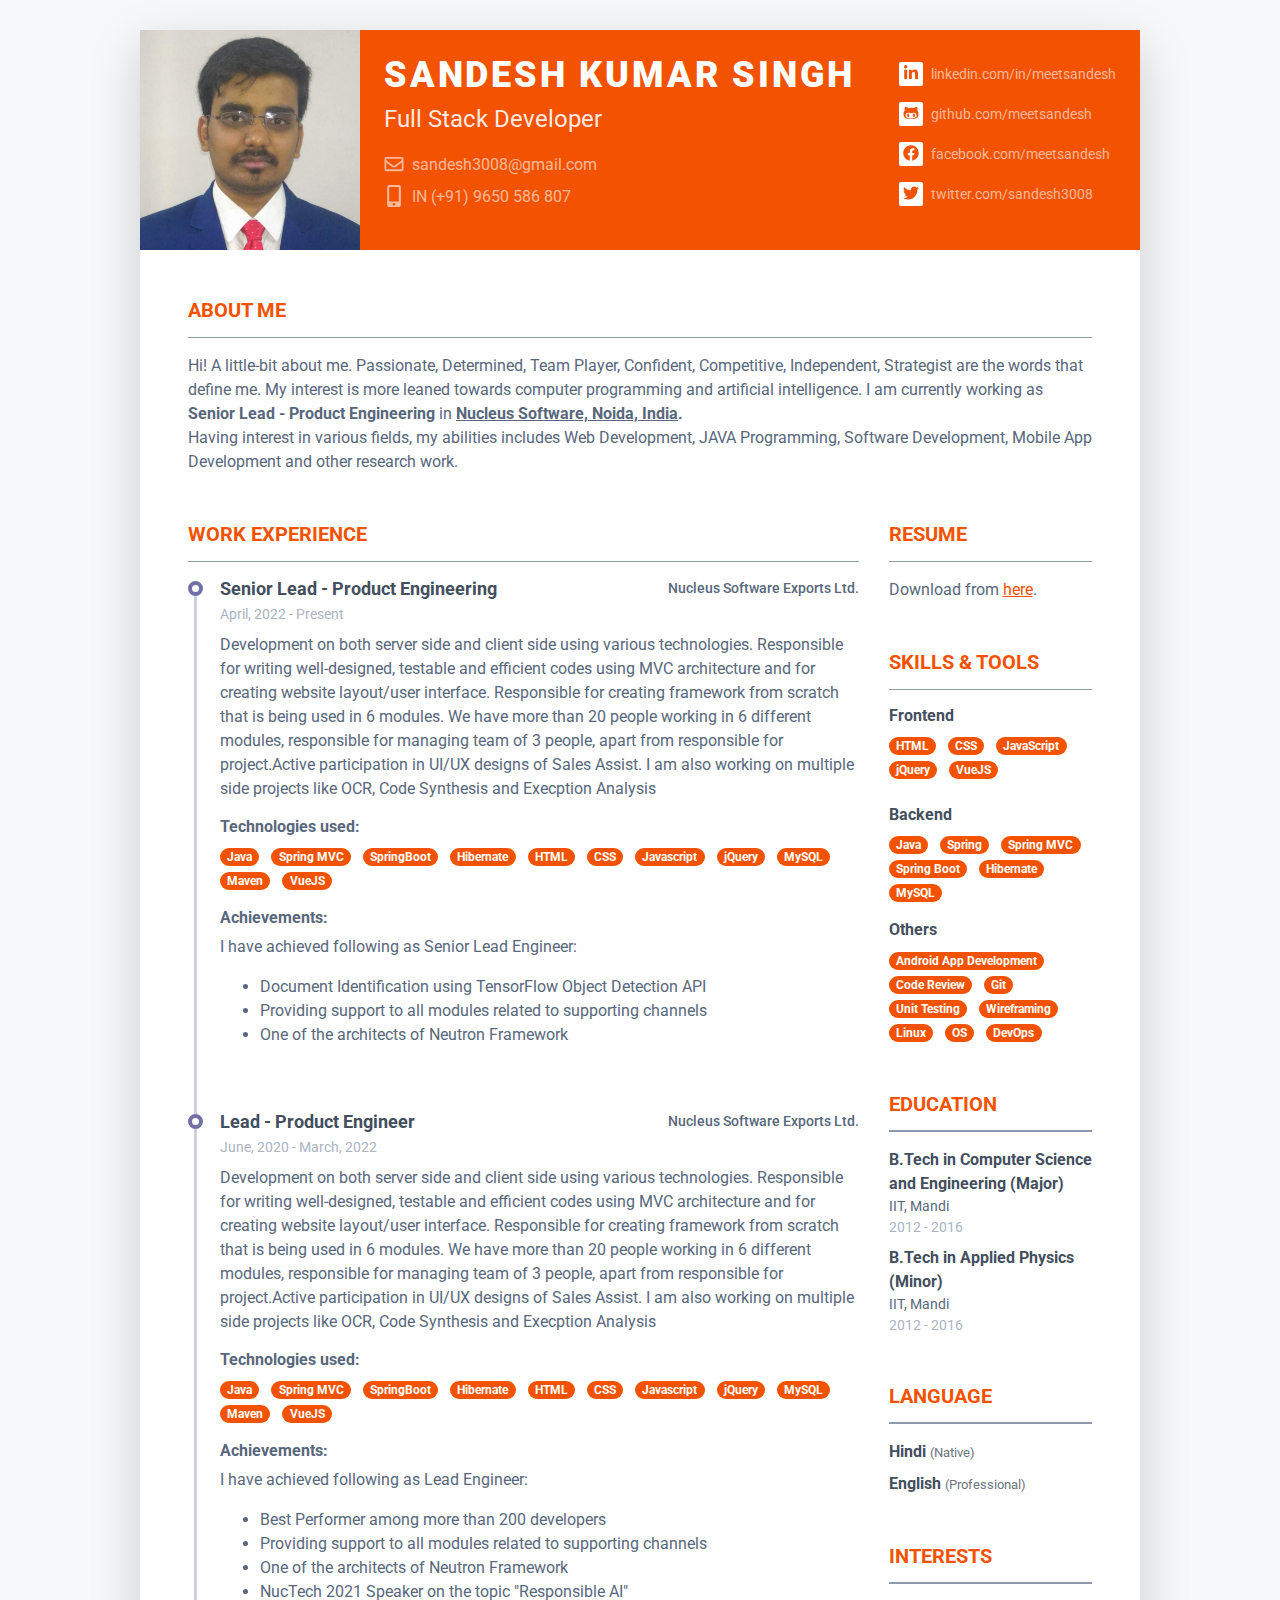
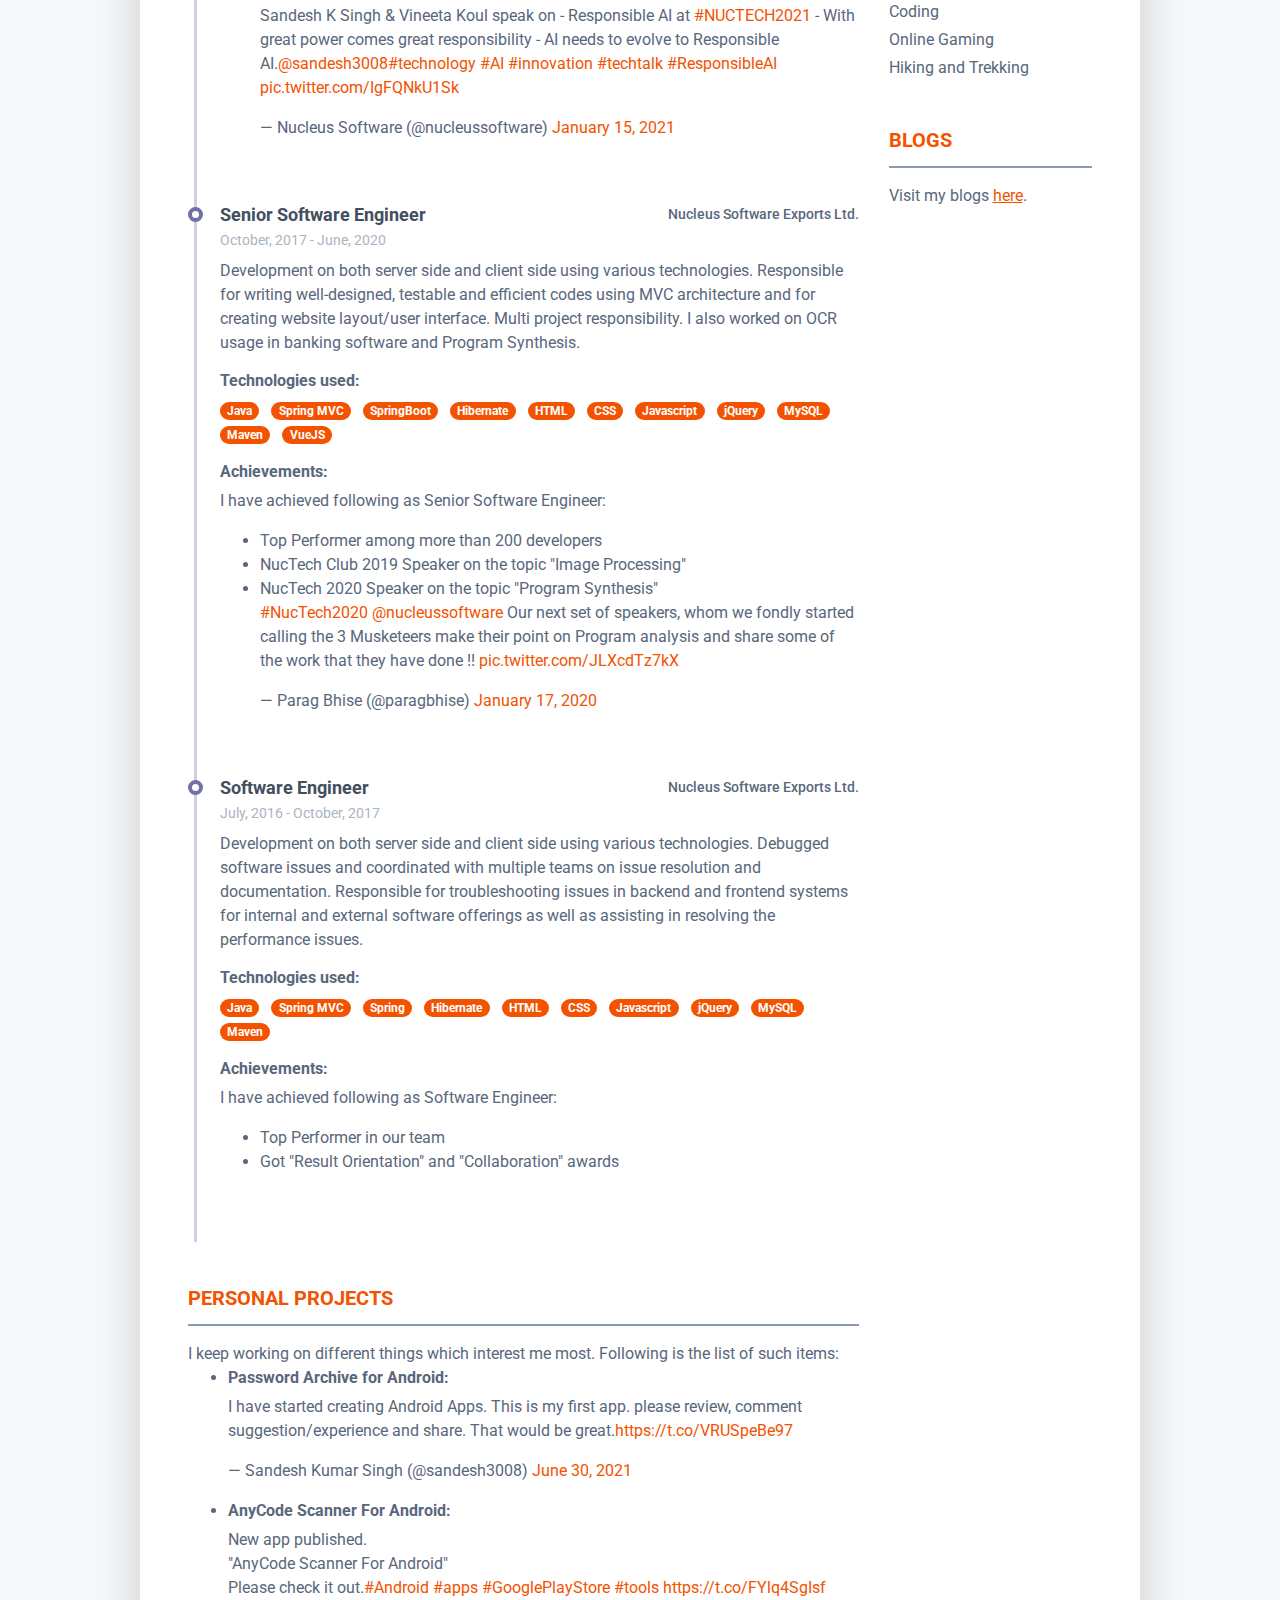
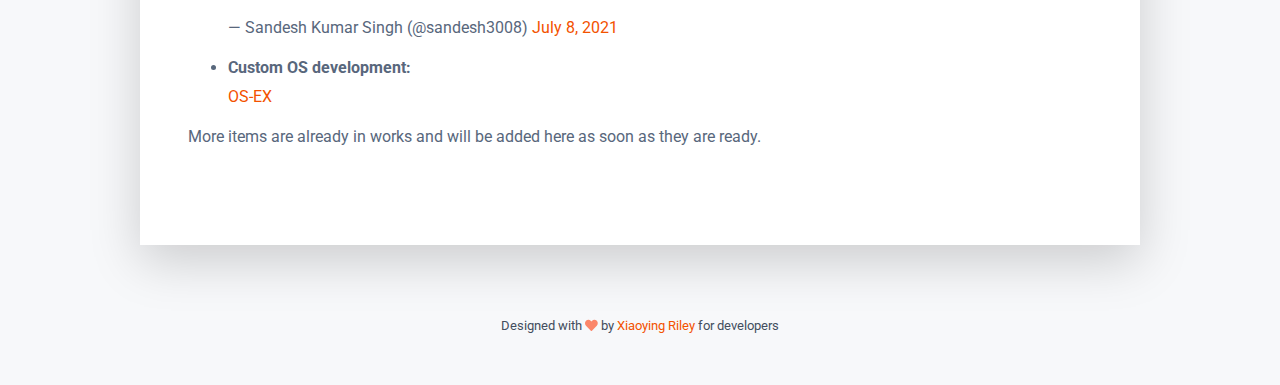
<file: index.html>
<!DOCTYPE html>
<html lang="en"> 
<head>
    <title>Sandesh Kumar Singh</title>
    
    <!-- Meta -->
    <meta charset="utf-8">
    <meta http-equiv="X-UA-Compatible" content="IE=edge">
    <meta name="viewport" content="width=device-width, initial-scale=1.0">
    <meta name="description" content="Responsive Resume Template">
    <meta name="author" content="Xiaoying Riley at 3rd Wave Media">    
    <link rel="shortcut icon" href="favicon.png"> 
    
    <!-- Google Font -->
    <link href="https://fonts.googleapis.com/css?family=Roboto:300,400,500,700,900" rel="stylesheet">
    
    <!-- FontAwesome JS-->
	<script defer src="assets/fontawesome/js/all.min.js"></script>
	<link rel="stylesheet" href="https://cdnjs.cloudflare.com/ajax/libs/font-awesome/4.7.0/css/font-awesome.min.css">
       
    <!-- Theme CSS -->  
    <link id="theme-style-1" rel="stylesheet" href="assets/css/pillar-1.css">
    
    <!-- DEMO ONLY --> 
    <link id="theme-style" rel="stylesheet" href="assets/demo/demo.css">


</head> 

<body>	
    <article class="resume-wrapper text-center position-relative">
	    <div class="resume-wrapper-inner mx-auto text-left bg-white shadow-lg">
		    <header class="resume-header pt-4 pt-md-0">
			    <div class="media flex-column flex-md-row">
				    <img class="mr-3 img-fluid picture mx-auto" src="assets/images/profile-pic.png" alt="">
				    <div class="media-body p-4 d-flex flex-column flex-md-row mx-auto mx-lg-0">
					    <div class="primary-info">
						    <h1 class="name mt-0 mb-1 text-white text-uppercase text-uppercase">Sandesh Kumar Singh</h1>
						    <div class="title mb-3">Full Stack Developer</div>
						    <ul class="list-unstyled">
							    <li class="mb-2"><a href="mailto:sandesh3008@gmail.com"><i class="far fa-envelope fa-fw mr-2" data-fa-transform="grow-3"></i>sandesh3008@gmail.com</a></li>
							    <li><a href="tel:+919650586807"><i class="fas fa-mobile-alt fa-fw mr-2" data-fa-transform="grow-6"></i>IN (+91) 9650 586 807</a></li>
						    </ul>
					    </div><!--//primary-info-->
					    <div class="secondary-info ml-md-auto mt-2">
						    <ul class="resume-social list-unstyled">
				                <li class="mb-3"><a href="https://www.linkedin.com/in/meetsandesh" target="_blank"><span class="fa-container text-center mr-2"><i class="fab fa-linkedin-in fa-fw"></i></span>linkedin.com/in/meetsandesh</a></li>
				                <li class="mb-3"><a href="https://github.com/meetsandesh" target="_blank"><span class="fa-container text-center mr-2"><i class="fab fa-github-alt fa-fw"></i></span>github.com/meetsandesh</a></li>
				                <li class="mb-3"><a href="https://www.facebook.com/meetsandesh" target="_blank"><span class="fa-container text-center mr-2"><i class="fab fa-facebook fa-fw"></i></span>facebook.com/meetsandesh</a></li>
                                <li class="mb-3"><a href="https://twitter.com/sandesh3008" target="_blank"><span class="fa-container text-center mr-2"><i class="fab fa-twitter fa-fw"></i></span>twitter.com/sandesh3008</a></li>
						    </ul>
					    </div><!--//secondary-info-->
					    
				    </div><!--//media-body-->
			    </div><!--//media-->
		    </header>
		    <div class="resume-body p-5">
			    <section class="resume-section summary-section mb-5">
				    <h2 class="resume-section-title text-uppercase font-weight-bold pb-3 mb-3">About Me</h2>
				    <div class="resume-section-content">
					    <p class="mb-0">Hi! A little-bit about me. Passionate, Determined, Team Player, Confident, Competitive, Independent, Strategist are the words that define me. My interest is more leaned towards computer programming and artificial intelligence. I am currently working as <b>Senior Lead - Product Engineering</b> in <b><u>Nucleus Software, Noida, India</u>.</b></p>
                        <p class="mb=0">Having interest in various fields, my abilities includes Web Development, JAVA Programming, Software Development, Mobile App Development and other research work.</p>
				    </div>
			    </section><!--//summary-section-->
			    <div class="row">
				    <div class="col-lg-9">
					    <section class="resume-section experience-section mb-5">
						    <h2 class="resume-section-title text-uppercase font-weight-bold pb-3 mb-3">Work Experience</h2>
						    <div class="resume-section-content">
							    <div class="resume-timeline position-relative">
									<article class="resume-timeline-item position-relative pb-5">

										<div class="resume-timeline-item-header mb-2">
											<div class="d-flex flex-column flex-md-row">
												<h3 class="resume-position-title font-weight-bold mb-1">Senior Lead - Product Engineering</h3>
												<div class="resume-company-name ml-auto">Nucleus Software Exports Ltd.</div>
											</div><!--//row-->
											<div class="resume-position-time">April, 2022 - Present</div>
										</div><!--//resume-timeline-item-header-->
										<div class="resume-timeline-item-desc">
											<p>Development on both server side and client side using various technologies. Responsible for writing well-designed, testable and efficient codes using MVC architecture and for creating website layout/user interface. Responsible for creating framework from scratch that is being used in 6 modules. We have more than 20 people working in 6 different modules, responsible for managing team of 3 people, apart from responsible for project.Active participation in UI/UX designs of Sales Assist. I am also working on multiple side projects like OCR, Code Synthesis and Execption Analysis</p>
											<h4 class="resume-timeline-item-desc-heading font-weight-bold">Technologies used:</h4>
											<ul class="list-inline">
												<li class="list-inline-item"><span class="badge badge-primary badge-pill">Java</span></li>
												<li class="list-inline-item"><span class="badge badge-primary badge-pill">Spring MVC</span></li>
												<li class="list-inline-item"><span class="badge badge-primary badge-pill">SpringBoot</span></li>
												<li class="list-inline-item"><span class="badge badge-primary badge-pill">Hibernate</span></li>
												<li class="list-inline-item"><span class="badge badge-primary badge-pill">HTML</span></li>
												<li class="list-inline-item"><span class="badge badge-primary badge-pill">CSS</span></li>
												<li class="list-inline-item"><span class="badge badge-primary badge-pill">Javascript</span></li>
												<li class="list-inline-item"><span class="badge badge-primary badge-pill">jQuery</span></li>
												<li class="list-inline-item"><span class="badge badge-primary badge-pill">MySQL</span></li>
												<li class="list-inline-item"><span class="badge badge-primary badge-pill">Maven</span></li>
												<li class="list-inline-item"><span class="badge badge-primary badge-pill">VueJS</span></li>
											</ul>
											<h4 class="resume-timeline-item-desc-heading font-weight-bold">Achievements:</h4>
											<p>I have achieved following as Senior Lead Engineer:</p>
											<ul>
												<li>Document Identification using TensorFlow Object Detection API</li>
												<li>Providing support to all modules related to supporting channels</li>
												<li>One of the architects of Neutron Framework</li>
											</ul>
										</div><!--//resume-timeline-item-desc-->

									</article><!--//resume-timeline-item-->

								    <article class="resume-timeline-item position-relative pb-5">
									    
									    <div class="resume-timeline-item-header mb-2">
										    <div class="d-flex flex-column flex-md-row">
										        <h3 class="resume-position-title font-weight-bold mb-1">Lead - Product Engineer</h3>
										        <div class="resume-company-name ml-auto">Nucleus Software Exports Ltd.</div>
										    </div><!--//row-->
										    <div class="resume-position-time">June, 2020 - March, 2022</div>
									    </div><!--//resume-timeline-item-header-->
									    <div class="resume-timeline-item-desc">
										    <p>Development on both server side and client side using various technologies. Responsible for writing well-designed, testable and efficient codes using MVC architecture and for creating website layout/user interface. Responsible for creating framework from scratch that is being used in 6 modules. We have more than 20 people working in 6 different modules, responsible for managing team of 3 people, apart from responsible for project.Active participation in UI/UX designs of Sales Assist. I am also working on multiple side projects like OCR, Code Synthesis and Execption Analysis</p>
                                            <h4 class="resume-timeline-item-desc-heading font-weight-bold">Technologies used:</h4>
										    <ul class="list-inline">
											    <li class="list-inline-item"><span class="badge badge-primary badge-pill">Java</span></li>
											    <li class="list-inline-item"><span class="badge badge-primary badge-pill">Spring MVC</span></li>
                                                <li class="list-inline-item"><span class="badge badge-primary badge-pill">SpringBoot</span></li>
											    <li class="list-inline-item"><span class="badge badge-primary badge-pill">Hibernate</span></li>
											    <li class="list-inline-item"><span class="badge badge-primary badge-pill">HTML</span></li>
											    <li class="list-inline-item"><span class="badge badge-primary badge-pill">CSS</span></li>
                                                <li class="list-inline-item"><span class="badge badge-primary badge-pill">Javascript</span></li>
											    <li class="list-inline-item"><span class="badge badge-primary badge-pill">jQuery</span></li>
                                                <li class="list-inline-item"><span class="badge badge-primary badge-pill">MySQL</span></li>
                                                <li class="list-inline-item"><span class="badge badge-primary badge-pill">Maven</span></li>
                                                <li class="list-inline-item"><span class="badge badge-primary badge-pill">VueJS</span></li>
										    </ul>
										    <h4 class="resume-timeline-item-desc-heading font-weight-bold">Achievements:</h4>
										    <p>I have achieved following as Lead Engineer:</p>
										    <ul>
											    <li>Best Performer among more than 200 developers</li>
											    <li>Providing support to all modules related to supporting channels</li>
											    <li>One of the architects of Neutron Framework</li>
											    <li>NucTech 2021 Speaker on the topic "Responsible AI"
                                                    <blockquote class="twitter-tweet"><p lang="en" dir="ltr">Sandesh K Singh &amp; Vineeta Koul speak on - Responsible AI at <a href="https://twitter.com/hashtag/NUCTECH2021?src=hash&amp;ref_src=twsrc%5Etfw">#NUCTECH2021</a> - With great power comes great responsibility - AI needs to evolve to Responsible AI.<a href="https://twitter.com/sandesh3008?ref_src=twsrc%5Etfw">@sandesh3008</a><a href="https://twitter.com/hashtag/technology?src=hash&amp;ref_src=twsrc%5Etfw">#technology</a> <a href="https://twitter.com/hashtag/AI?src=hash&amp;ref_src=twsrc%5Etfw">#AI</a> <a href="https://twitter.com/hashtag/innovation?src=hash&amp;ref_src=twsrc%5Etfw">#innovation</a> <a href="https://twitter.com/hashtag/techtalk?src=hash&amp;ref_src=twsrc%5Etfw">#techtalk</a> <a href="https://twitter.com/hashtag/ResponsibleAI?src=hash&amp;ref_src=twsrc%5Etfw">#ResponsibleAI</a> <a href="https://t.co/IgFQNkU1Sk">pic.twitter.com/IgFQNkU1Sk</a></p>&mdash; Nucleus Software (@nucleussoftware) <a href="https://twitter.com/nucleussoftware/status/1350057973683404802?ref_src=twsrc%5Etfw">January 15, 2021</a></blockquote> <script async src="https://platform.twitter.com/widgets.js" charset="utf-8"></script>
                                                </li>
										    </ul>
									    </div><!--//resume-timeline-item-desc-->

								    </article><!--//resume-timeline-item-->
								    
								    <article class="resume-timeline-item position-relative pb-5">
									    
									    <div class="resume-timeline-item-header mb-2">
										    <div class="d-flex flex-column flex-md-row">
										        <h3 class="resume-position-title font-weight-bold mb-1">Senior Software Engineer</h3>
										        <div class="resume-company-name ml-auto">Nucleus Software Exports Ltd.</div>
										    </div><!--//row-->
										    <div class="resume-position-time">October, 2017 - June, 2020</div>
									    </div><!--//resume-timeline-item-header-->
									    <div class="resume-timeline-item-desc">
										    <p>Development on both server side and client side using various technologies. Responsible for writing well-designed, testable and efficient codes using MVC architecture and for creating website layout/user interface. Multi project responsibility. I also worked on OCR usage in banking software and Program Synthesis.</p>
                                            <h4 class="resume-timeline-item-desc-heading font-weight-bold">Technologies used:</h4>
										    <ul class="list-inline">
											    <li class="list-inline-item"><span class="badge badge-primary badge-pill">Java</span></li>
											    <li class="list-inline-item"><span class="badge badge-primary badge-pill">Spring MVC</span></li>
                                                <li class="list-inline-item"><span class="badge badge-primary badge-pill">SpringBoot</span></li>
											    <li class="list-inline-item"><span class="badge badge-primary badge-pill">Hibernate</span></li>
											    <li class="list-inline-item"><span class="badge badge-primary badge-pill">HTML</span></li>
											    <li class="list-inline-item"><span class="badge badge-primary badge-pill">CSS</span></li>
                                                <li class="list-inline-item"><span class="badge badge-primary badge-pill">Javascript</span></li>
											    <li class="list-inline-item"><span class="badge badge-primary badge-pill">jQuery</span></li>
                                                <li class="list-inline-item"><span class="badge badge-primary badge-pill">MySQL</span></li>
                                                <li class="list-inline-item"><span class="badge badge-primary badge-pill">Maven</span></li>
                                                <li class="list-inline-item"><span class="badge badge-primary badge-pill">VueJS</span></li>
										    </ul>
										    <h4 class="resume-timeline-item-desc-heading font-weight-bold">Achievements:</h4>
										    <p>I have achieved following as Senior Software Engineer:</p>
										    <ul>
											    <li>Top Performer among more than 200 developers</li>
                                                <li>NucTech Club 2019 Speaker on the topic "Image Processing"</li>
											    <li>NucTech 2020 Speaker on the topic "Program Synthesis"
                                                    <blockquote class="twitter-tweet"><p lang="en" dir="ltr"><a href="https://twitter.com/hashtag/NucTech2020?src=hash&amp;ref_src=twsrc%5Etfw">#NucTech2020</a> ⁦<a href="https://twitter.com/nucleussoftware?ref_src=twsrc%5Etfw">@nucleussoftware</a>⁩ Our next set of speakers, whom we fondly started calling the 3 Musketeers make their point on Program analysis and share some of the work that they have done !! <a href="https://t.co/JLXcdTz7kX">pic.twitter.com/JLXcdTz7kX</a></p>&mdash; Parag Bhise (@paragbhise) <a href="https://twitter.com/paragbhise/status/1218092046893928448?ref_src=twsrc%5Etfw">January 17, 2020</a></blockquote> <script async src="https://platform.twitter.com/widgets.js" charset="utf-8"></script>
                                                </li>
										    </ul>
									    </div><!--//resume-timeline-item-desc-->

								    </article><!--//resume-timeline-item-->
								    
								    <article class="resume-timeline-item position-relative pb-5">
									    
									    <div class="resume-timeline-item-header mb-2">
										    <div class="d-flex flex-column flex-md-row">
										        <h3 class="resume-position-title font-weight-bold mb-1">Software Engineer</h3>
										        <div class="resume-company-name ml-auto">Nucleus Software Exports Ltd.</div>
										    </div><!--//row-->
										    <div class="resume-position-time">July, 2016 - October, 2017</div>
									    </div><!--//resume-timeline-item-header-->
									    <div class="resume-timeline-item-desc">
										    <p>Development on both server side and client side using various technologies. Debugged software issues and coordinated with multiple teams on issue resolution and documentation. Responsible for troubleshooting issues in backend and frontend systems for internal and external software offerings as well as assisting in resolving the performance issues.</p>
                                            <h4 class="resume-timeline-item-desc-heading font-weight-bold">Technologies used:</h4>
										    <ul class="list-inline">
											    <li class="list-inline-item"><span class="badge badge-primary badge-pill">Java</span></li>
											    <li class="list-inline-item"><span class="badge badge-primary badge-pill">Spring MVC</span></li>
                                                <li class="list-inline-item"><span class="badge badge-primary badge-pill">Spring</span></li>
											    <li class="list-inline-item"><span class="badge badge-primary badge-pill">Hibernate</span></li>
											    <li class="list-inline-item"><span class="badge badge-primary badge-pill">HTML</span></li>
											    <li class="list-inline-item"><span class="badge badge-primary badge-pill">CSS</span></li>
                                                <li class="list-inline-item"><span class="badge badge-primary badge-pill">Javascript</span></li>
											    <li class="list-inline-item"><span class="badge badge-primary badge-pill">jQuery</span></li>
                                                <li class="list-inline-item"><span class="badge badge-primary badge-pill">MySQL</span></li>
                                                <li class="list-inline-item"><span class="badge badge-primary badge-pill">Maven</span></li>
										    </ul>
										    <h4 class="resume-timeline-item-desc-heading font-weight-bold">Achievements:</h4>
										    <p>I have achieved following as Software Engineer:</p>
										    <ul>
											    <li>Top Performer in our team</li>
                                                <li>Got "Result Orientation" and "Collaboration" awards</li>
										    </ul>
									    </div><!--//resume-timeline-item-desc-->

								    </article><!--//resume-timeline-item-->
								    
							    </div><!--//resume-timeline-->
 
						    </div>
					    </section><!--//experience-section-->
                        <section class="resume-section summary-section mb-5">
                            <h2 class="resume-section-title text-uppercase font-weight-bold pb-3 mb-3">Personal Projects</h2>
                            <div class="resume-section-content">
                                <p class="mb-0">I keep working on different things which interest me most. Following is the list of such items:</p>
                                <ul>
                                    <li>
                                        <h4 class="resume-timeline-item-desc-heading font-weight-bold">Password Archive for Android:</h4>
                                        <blockquote class="twitter-tweet"><p lang="en" dir="ltr">I have started creating Android Apps. This is my first app. please review, comment suggestion/experience and share. That would be great.<a href="https://t.co/VRUSpeBe97">https://t.co/VRUSpeBe97</a></p>&mdash; Sandesh Kumar Singh (@sandesh3008) <a href="https://twitter.com/sandesh3008/status/1410080034748915714?ref_src=twsrc%5Etfw">June 30, 2021</a></blockquote> <script async src="https://platform.twitter.com/widgets.js" charset="utf-8"></script>
                                    </li>
									<li>
										<h4 class="resume-timeline-item-desc-heading font-weight-bold">AnyCode Scanner For Android:</h4>
										<blockquote class="twitter-tweet"><p lang="en" dir="ltr">New app published. <br>&quot;AnyCode Scanner For Android&quot;<br>Please check it out.<a href="https://twitter.com/hashtag/Android?src=hash&amp;ref_src=twsrc%5Etfw">#Android</a> <a href="https://twitter.com/hashtag/apps?src=hash&amp;ref_src=twsrc%5Etfw">#apps</a> <a href="https://twitter.com/hashtag/GooglePlayStore?src=hash&amp;ref_src=twsrc%5Etfw">#GooglePlayStore</a> <a href="https://twitter.com/hashtag/tools?src=hash&amp;ref_src=twsrc%5Etfw">#tools</a> <a href="https://t.co/FYlq4SgIsf">https://t.co/FYlq4SgIsf</a></p>&mdash; Sandesh Kumar Singh (@sandesh3008) <a href="https://twitter.com/sandesh3008/status/1413113164271558657?ref_src=twsrc%5Etfw">July 8, 2021</a></blockquote> <script async src="https://platform.twitter.com/widgets.js" charset="utf-8"></script>
									</li>
                                    <li>
                                        <h4 class="resume-timeline-item-desc-heading font-weight-bold">Custom OS development:</h4>
                                        <a href="https://github.com/meetsandesh/OS-EX" target="_blank">OS-EX</a>
                                    </li>
                                </ul>
                                <p class="mb-0">More items are already in works and will be added here as soon as they are ready.</p>
                            </div>
                        </section><!--//personal-projects-section-->
				    </div>
				    <div class="col-lg-3">
                        <section class="resume-section interests-section mb-5">
						    <h2 class="resume-section-title text-uppercase font-weight-bold pb-3 mb-3">Resume</h2>
						    <div class="resume-section-content">
                                Download from <a href="https://meetsandesh.github.io/attachments/Resume_Sandesh_Kumar_Singh.pdf" target="_blank"><u>here</u></a>.
						    </div>
					    </section><!--//interests-section-->
					    <section class="resume-section skills-section mb-5">
						    <h2 class="resume-section-title text-uppercase font-weight-bold pb-3 mb-3">Skills &amp; Tools</h2>
						    <div class="resume-section-content">
						        <div class="resume-skill-item">
							        <h4 class="resume-skills-cat font-weight-bold">Frontend</h4>
							        <ul class="list-unstyled mb-4">
<!--
								        <li class="mb-2">
								            <div class="resume-skill-name">HTML</div>
									        <div class="progress resume-progress">
											    <div class="progress-bar theme-progress-bar-dark" role="progressbar" style="width: 98%" aria-valuenow="25" aria-valuemin="0" aria-valuemax="100"></div>
											</div>
								        </li>
-->
								        <li class="list-inline-item"><span class="badge badge-primary badge-pill">HTML</span></li>
							            <li class="list-inline-item"><span class="badge badge-primary badge-pill">CSS</span></li>
							            <li class="list-inline-item"><span class="badge badge-primary badge-pill">JavaScript</span></li>
							            <li class="list-inline-item"><span class="badge badge-primary badge-pill">jQuery</span></li>
							            <li class="list-inline-item"><span class="badge badge-primary badge-pill">VueJS</span></li>
							        </ul>
						        </div><!--//resume-skill-item-->
						        
						        <div class="resume-skill-item">
						            <h4 class="resume-skills-cat font-weight-bold">Backend</h4>
							        <ul class="list-unstyled">
                                        <li class="list-inline-item"><span class="badge badge-primary badge-pill">Java</span></li>
							            <li class="list-inline-item"><span class="badge badge-primary badge-pill">Spring</span></li>
							            <li class="list-inline-item"><span class="badge badge-primary badge-pill">Spring MVC</span></li>
							            <li class="list-inline-item"><span class="badge badge-primary badge-pill">Spring Boot</span></li>
							            <li class="list-inline-item"><span class="badge badge-primary badge-pill">Hibernate</span></li>
                                        <li class="list-inline-item"><span class="badge badge-primary badge-pill">MySQL</span></li>
							        </ul>
						        </div><!--//resume-skill-item-->
						        
						        <div class="resume-skill-item">
						            <h4 class="resume-skills-cat font-weight-bold">Others</h4>
						            <ul class="list-inline">
                                        <li class="list-inline-item"><span class="badge badge-primary badge-pill">Android App Development</span></li>
							            <li class="list-inline-item"><span class="badge badge-primary badge-pill">Code Review</span></li>
							            <li class="list-inline-item"><span class="badge badge-primary badge-pill">Git</span></li>
							            <li class="list-inline-item"><span class="badge badge-primary badge-pill">Unit Testing</span></li>
							            <li class="list-inline-item"><span class="badge badge-primary badge-pill">Wireframing</span></li>
							            <li class="list-inline-item"><span class="badge badge-primary badge-pill">Linux</span></li>
                                        <li class="list-inline-item"><span class="badge badge-primary badge-pill">OS</span></li>
                                        <li class="list-inline-item"><span class="badge badge-primary badge-pill">DevOps</span></li>
						            </ul>
						        </div><!--//resume-skill-item-->
						    </div><!--resume-section-content-->
					    </section><!--//skills-section-->
					    <section class="resume-section education-section mb-5">
						    <h2 class="resume-section-title text-uppercase font-weight-bold pb-3 mb-3">Education</h2>
						    <div class="resume-section-content">
							    <ul class="list-unstyled">
								    <li class="mb-2">
								        <div class="resume-degree font-weight-bold">B.Tech in Computer Science and Engineering (Major)</div>
								        <div class="resume-degree-org">IIT, Mandi</div>
								        <div class="resume-degree-time">2012 - 2016</div>
								    </li>
									<li class="mb-2">
										<div class="resume-degree font-weight-bold">B.Tech in Applied Physics (Minor)</div>
										<div class="resume-degree-org">IIT, Mandi</div>
										<div class="resume-degree-time">2012 - 2016</div>
									</li>
							    </ul>
						    </div>
					    </section><!--//education-section-->
					    <section class="resume-section language-section mb-5">
						    <h2 class="resume-section-title text-uppercase font-weight-bold pb-3 mb-3">Language</h2>
						    <div class="resume-section-content">
							    <ul class="list-unstyled resume-lang-list">
								    <li class="mb-2"><span class="resume-lang-name font-weight-bold">Hindi</span> <small class="text-muted font-weight-normal">(Native)</small></li>
								    <li class="mb-2 align-middle"><span class="resume-lang-name font-weight-bold">English</span> <small class="text-muted font-weight-normal">(Professional)</small></li>
							    </ul>
						    </div>
					    </section><!--//language-section-->
					    <section class="resume-section interests-section mb-5">
						    <h2 class="resume-section-title text-uppercase font-weight-bold pb-3 mb-3">Interests</h2>
						    <div class="resume-section-content">
							    <ul class="list-unstyled">
								    <li class="mb-1">Coding</li>
								    <li class="mb-1">Online Gaming</li>
								    <li class="mb-1">Hiking and Trekking</li>
							    </ul>
						    </div>
					    </section><!--//interests-section-->
						<section class="resume-section interests-section mb-5">
							<h2 class="resume-section-title text-uppercase font-weight-bold pb-3 mb-3">Blogs</h2>
							<div class="resume-section-content">
								Visit my blogs <a href="https://meetsandesh.github.io/blogs" target="_blank"><u>here</u></a>.
							</div>
						</section><!--//interests-section-->
					    
				    </div>
			    </div><!--//row-->
		    </div><!--//resume-body-->
		    
		    
	    </div>
    </article>  

    
    <footer class="footer text-center pt-2 pb-5">
	    <!--/* This template is free as long as you keep the footer attribution link. If you'd like to use the template without the attribution link, you can buy the commercial license via our website: themes.3rdwavemedia.com Thank you for your support. :) */-->
        <small class="copyright">Designed with <i class="fas fa-heart"></i> by <a href="http://themes.3rdwavemedia.com" target="_blank">Xiaoying Riley</a> for developers</small>
    </footer>
    
    
    <!-- *****CONFIGURE STYLE (REMOVE ON YOUR PRODUCTION SITE)****** -->  
    <div id="config-panel" class="config-panel d-none">
        <div class="panel-inner">
            <a id="config-trigger" class="config-trigger config-panel-hide text-center" href="#"><i class="fas fa-cog fa-spin mx-auto" data-fa-transform="down-6" ></i></a>
            <h5 class="panel-title">Choose Colour</h5>
            <ul id="color-options" class="list-inline mb-0">
                <li class="theme-1 active list-inline-item"><a data-style="assets/css/pillar-1.css" href="#"></a></li>
                <li class="theme-2  list-inline-item"><a data-style="assets/css/pillar-2.css" href="#"></a></li>
                <li class="theme-3  list-inline-item"><a data-style="assets/css/pillar-3.css" href="#"></a></li>
                <li class="theme-4  list-inline-item"><a data-style="assets/css/pillar-4.css" href="#"></a></li>
                <li class="theme-5  list-inline-item"><a data-style="assets/css/pillar-5.css" href="#"></a></li>
                <li class="theme-6  list-inline-item"><a data-style="assets/css/pillar-6.css" href="#"></a></li>
            </ul>
            <a id="config-close" class="close" href="#"><i class="fa fa-times-circle"></i></a>
        </div><!--//panel-inner-->
    </div><!--//configure-panel-->
    
    <!-- DEMO ONLY -->
    <script type="text/javascript" src="assets/demo/jquery-3.4.1.min.js"></script>
    <script type="text/javascript" src="assets/demo/demo.js"></script> 

    

</body>
</html>
</file>
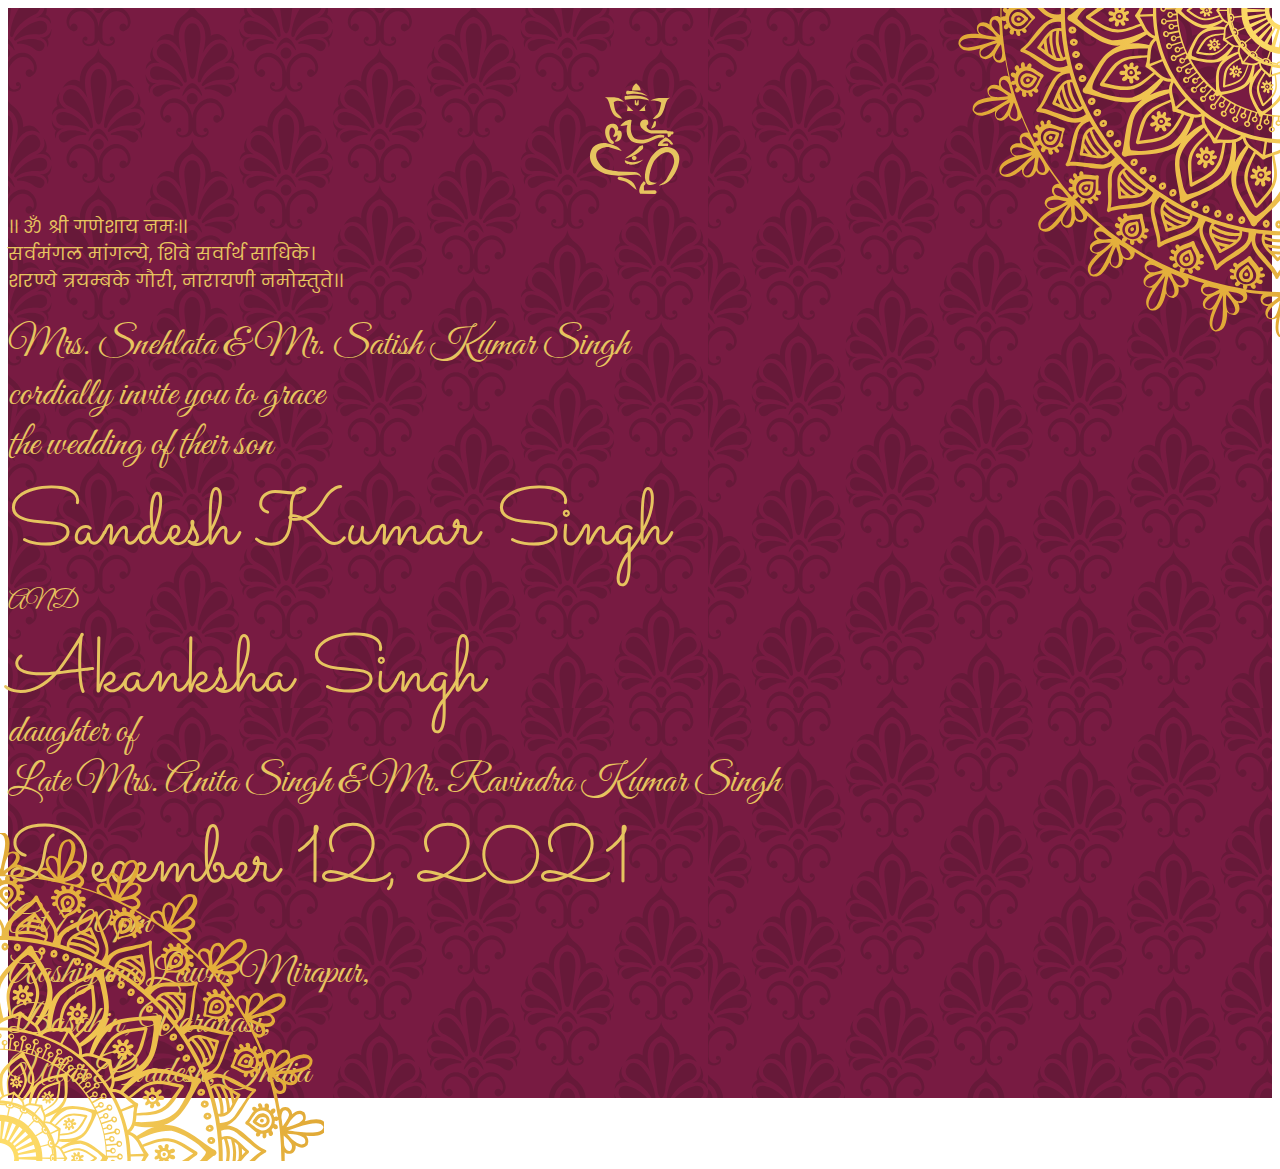
<file: invitation/index.html>
<html>
<head>
	<title>Wedding Invitation</title>
	<meta charset="UTF-8">
	<link rel="stylesheet" href="https://cdn.jsdelivr.net/npm/bootstrap@5.1.3/dist/css/bootstrap.min.css" integrity="sha384-1BmE4kWBq78iYhFldvKuhfTAU6auU8tT94WrHftjDbrCEXSU1oBoqyl2QvZ6jIW3" crossorigin="anonymous">
	<link rel="stylesheet" href="https://fonts.googleapis.com/css?family=Sacramento|Poppins|Great+Vibes">
</head>
<body>
<div class="container">
	<div class="row">
		<div>
			<img src="top.svg" style="width: 26%; margin-left: 75%;"/>
		</div>
	</div>
	<div class="row" style="background: #781b42; background-image: url('bg.svg'); color: #e6c45f; margin-top: -26%;">
		<div>
			<img src="ganesh_ji.svg" class="text-center" style="width: 15%; margin-left: 45%; margin-top: 5%"/>
		</div>
		<div>
			<div class="text-center" style="font-size: 18px; font-family: 'Poppins', sans-serif;">।। ॐ श्री गणेशाय नमः।।</div>
			<div class="text-center" style="font-size: 18px; font-family: 'Poppins', sans-serif;">सर्वमंगल मांगल्ये, शिवे सर्वार्थ साधिके।</div>
			<div class="text-center" style="font-size: 18px; font-family: 'Poppins', sans-serif;">शरण्ये त्रयम्बके गौरी, नारायणी नमोस्तुते।।</div>
		</div>
		<div style="margin-top: 2%;">
			<div class="text-center" style="font-size: 40px; font-family: 'Great Vibes', sans-serif;">Mrs. Snehlata &amp; Mr. Satish Kumar Singh</div>
			<div class="text-center" style="font-size: 40px; font-family: 'Great Vibes', sans-serif;">cordially invite you to grace</div>
			<div class="text-center" style="font-size: 40px; font-family: 'Great Vibes', sans-serif;"><span>the wedding of their son<span></div>
			<div class="text-center" style="font-size: 80px; font-family: 'Sacramento', sans-serif;">Sandesh Kumar Singh</div>
			<div class="text-center" style="font-size: 25px; font-family: 'Great Vibes', sans-serif;">AND</div>
			<div class="text-center" style="font-size: 80px; font-family: 'Sacramento', sans-serif;">Akanksha Singh</div>
			<div class="text-center" style="font-size: 40px; margin-top: -2%; font-family: 'Great Vibes', sans-serif;">daughter of</div>
			<div class="text-center" style="font-size: 40px; font-family: 'Great Vibes', sans-serif;">Late Mrs. Anita Singh &amp; Mr. Ravindra Kumar Singh</div>
			<div class="text-center" style="font-size: 80px; font-family: 'Sacramento', sans-serif;">December 12, 2021</div>
			<div class="text-center" style="font-size: 40px; margin-top: -2%; font-family: 'Great Vibes', sans-serif;">At 7:00 pm</div>
			<div class="text-center" style="font-size: 40px; font-family: 'Great Vibes', sans-serif;">Aashiyana Lawn, Mirapur,</div>
			<div class="text-center" style="font-size: 40px; font-family: 'Great Vibes', sans-serif;">Basahin, Varanasi,</div>
			<div class="text-center" style="font-size: 40px; font-family: 'Great Vibes', sans-serif; margin-bottom: 5%;">Uttar Pradesh, India</div>
		</div>
	</div>
	<div class="row">
		<div>
			<img src="bot.svg" style="width: 26%; margin-left: -1%; margin-top: -26%;"/>
		</div>
	</div>
</div>
<script src="https://cdn.jsdelivr.net/npm/bootstrap@5.1.3/dist/js/bootstrap.min.js" integrity="sha384-QJHtvGhmr9XOIpI6YVutG+2QOK9T+ZnN4kzFN1RtK3zEFEIsxhlmWl5/YESvpZ13" crossorigin="anonymous"></script>
<script src="https://cdn.jsdelivr.net/npm/bootstrap@5.1.3/dist/js/bootstrap.bundle.min.js" integrity="sha384-ka7Sk0Gln4gmtz2MlQnikT1wXgYsOg+OMhuP+IlRH9sENBO0LRn5q+8nbTov4+1p" crossorigin="anonymous"></script>
</body>
</html>
</file>
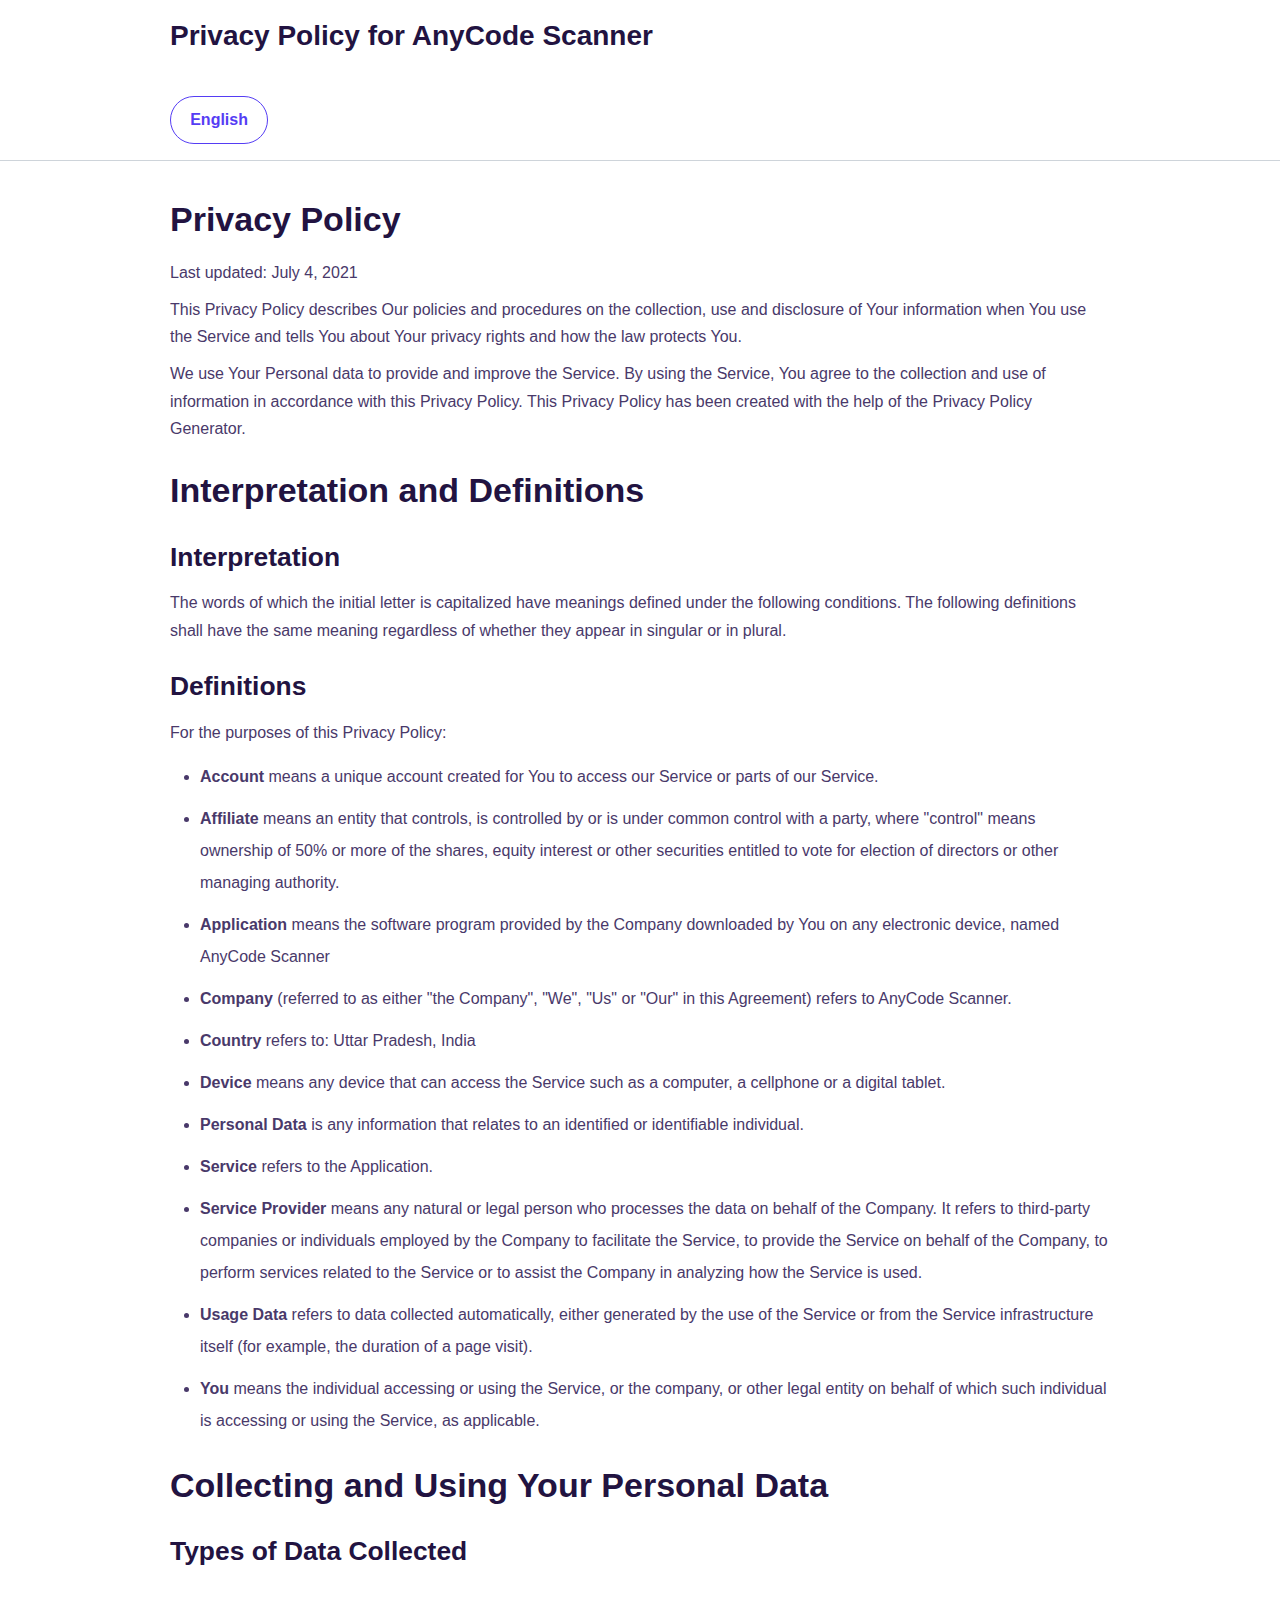
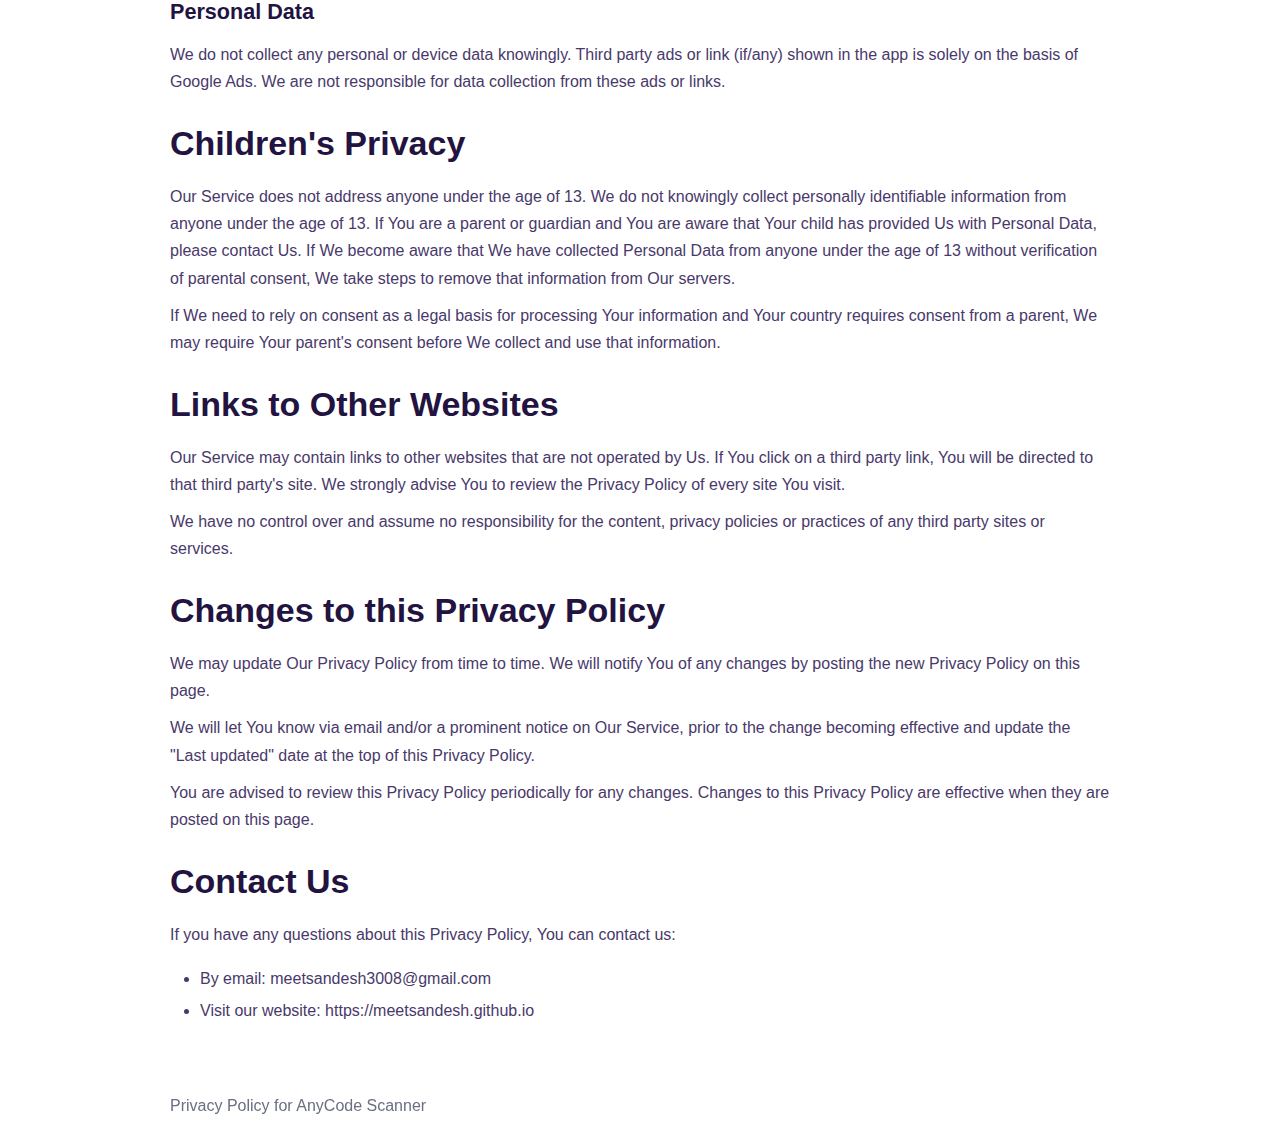
<file: app/anycode_scanner/en/privacy_policy.html>
<!DOCTYPE html>
<html>
<head>
    <title>Privacy Policy for AnyCode Scanner</title>
    <meta charset="utf-8">
    <meta http-equiv="X-UA-Compatible" content="IE=edge,chrome=1">
    <meta name="viewport" content="width=device-width, initial-scale=1">
    <link rel="stylesheet" type="text/css" href="https://meetsandesh.github.io/app/password_archive/css/style.css">
    <meta name="robots" content="noindex">
<body cz-shortcut-listen="true">

<div class="page">
    <input id="en" checked="checked" type="radio" name="languages">
    <header class="header">
        <div class="container">
            <span class="logo">Privacy Policy for AnyCode Scanner</span>
        </div>
    </header>
    <div class="subnav">
        <div class="container">
            <input class="menu-btn" type="checkbox" id="menu-btn">
            <label class="menu-icon" for="menu-btn"><span class="navicon"></span> <span class="label-name">Languages</span></label>
            <ul class="menu">
                <li class="en language_label active" label-language="en">
                    <label for="en">English</label>
                </li>
            </ul>

        </div>
    </div>


    <section>
        <div class="en section_container active" section-language="en">
            <div id="md_en" data-target="out_en" class="agreement_md"><h1>Privacy Policy</h1>
                <p>Last updated: July 4, 2021</p>
                <p>This Privacy Policy describes Our policies and procedures on the collection, use and disclosure of Your information when You use the Service and tells You about Your privacy rights and how the law protects You.</p>
                <p>We use Your Personal data to provide and improve the Service. By using the Service, You agree to the collection and use of information in accordance with this Privacy Policy. This Privacy Policy has been created with the help of the <a href="https://www.freeprivacypolicy.com/free-privacy-policy-generator/" target="_blank">Privacy Policy Generator</a>.</p>
                <h1>Interpretation and Definitions</h1>
                <h2>Interpretation</h2>
                <p>The words of which the initial letter is capitalized have meanings defined under the following conditions. The following definitions shall have the same meaning regardless of whether they appear in singular or in plural.</p>
                <h2>Definitions</h2>
                <p>For the purposes of this Privacy Policy:</p>
                <ul>
                    <li>
                        <p><strong>Account</strong> means a unique account created for You to access our Service or parts of our Service.</p>
                    </li>
                    <li>
                        <p><strong>Affiliate</strong> means an entity that controls, is controlled by or is under common control with a party, where "control" means ownership of 50% or more of the shares, equity interest or other securities entitled to vote for election of directors or other managing authority.</p>
                    </li>
                    <li>
                        <p><strong>Application</strong> means the software program provided by the Company downloaded by You on any electronic device, named AnyCode Scanner</p>
                    </li>
                    <li>
                        <p><strong>Company</strong> (referred to as either "the Company", "We", "Us" or "Our" in this Agreement) refers to AnyCode Scanner.</p>
                    </li>
                    <li>
                        <p><strong>Country</strong> refers to: Uttar Pradesh, India</p>
                    </li>
                    <li>
                        <p><strong>Device</strong> means any device that can access the Service such as a computer, a cellphone or a digital tablet.</p>
                    </li>
                    <li>
                        <p><strong>Personal Data</strong> is any information that relates to an identified or identifiable individual.</p>
                    </li>
                    <li>
                        <p><strong>Service</strong> refers to the Application.</p>
                    </li>
                    <li>
                        <p><strong>Service Provider</strong> means any natural or legal person who processes the data on behalf of the Company. It refers to third-party companies or individuals employed by the Company to facilitate the Service, to provide the Service on behalf of the Company, to perform services related to the Service or to assist the Company in analyzing how the Service is used.</p>
                    </li>
                    <li>
                        <p><strong>Usage Data</strong> refers to data collected automatically, either generated by the use of the Service or from the Service infrastructure itself (for example, the duration of a page visit).</p>
                    </li>
                    <li>
                        <p><strong>You</strong> means the individual accessing or using the Service, or the company, or other legal entity on behalf of which such individual is accessing or using the Service, as applicable.</p>
                    </li>
                </ul>
                <h1>Collecting and Using Your Personal Data</h1>
                <h2>Types of Data Collected</h2>
                <h3>Personal Data</h3>
                <p>We do not collect any personal or device data knowingly. Third party ads or link (if/any) shown in the app is solely on the basis of Google Ads. We are not responsible for data collection from these ads or links.</p>
                <h1>Children's Privacy</h1>
                <p>Our Service does not address anyone under the age of 13. We do not knowingly collect personally identifiable information from anyone under the age of 13. If You are a parent or guardian and You are aware that Your child has provided Us with Personal Data, please contact Us. If We become aware that We have collected Personal Data from anyone under the age of 13 without verification of parental consent, We take steps to remove that information from Our servers.</p>
                <p>If We need to rely on consent as a legal basis for processing Your information and Your country requires consent from a parent, We may require Your parent's consent before We collect and use that information.</p>
                <h1>Links to Other Websites</h1>
                <p>Our Service may contain links to other websites that are not operated by Us. If You click on a third party link, You will be directed to that third party's site. We strongly advise You to review the Privacy Policy of every site You visit.</p>
                <p>We have no control over and assume no responsibility for the content, privacy policies or practices of any third party sites or services.</p>
                <h1>Changes to this Privacy Policy</h1>
                <p>We may update Our Privacy Policy from time to time. We will notify You of any changes by posting the new Privacy Policy on this page.</p>
                <p>We will let You know via email and/or a prominent notice on Our Service, prior to the change becoming effective and update the "Last updated" date at the top of this Privacy Policy.</p>
                <p>You are advised to review this Privacy Policy periodically for any changes. Changes to this Privacy Policy are effective when they are posted on this page.</p>
                <h1>Contact Us</h1>
                <p>If you have any questions about this Privacy Policy, You can contact us:</p>
                <ul>
                    <li>By email: <a href="mailto:meetsandesh3008@gmail.com">meetsandesh3008@gmail.com</a></li>
                    <li>Visit our website: <a href="https://meetsandesh.github.io">https://meetsandesh.github.io</a></li>
                </ul>
            </div>
            <div id="out_en" class="agreement_output"></div>
        </div>
    </section>


    <footer>
        <div class="container">
            Privacy Policy for AnyCode Scanner
        </div>
    </footer>

</div>
<script type="text/javascript" src="https://meetsandesh.github.io/assets/plugins/jquery-1.11.3.min.js"></script>
<script>
    $(document).ready(function () {
        let language_label = $('.language_label');
        // Language selection function
        function selectLanguage(language) {
            language_label.removeClass('active');
            $('.section_container').removeClass('active');

            $(".language_label[label-language='" + language +"']").addClass('active');
            $(".section_container[section-language='" + language +"']").addClass('active');

            $("html, body").animate({scrollTop: 0}, "slow");
        }
        selectLanguage('en');

        $('.language_label').click(function () {
            var labelLanguage = $(this).attr('label-language');
            window.location.href = "https://meetsandesh.github.io/app/password_archive/"+labelLanguage+"/privacy_policy.html"
        });
    });
</script>
</body>
</html>
</file>
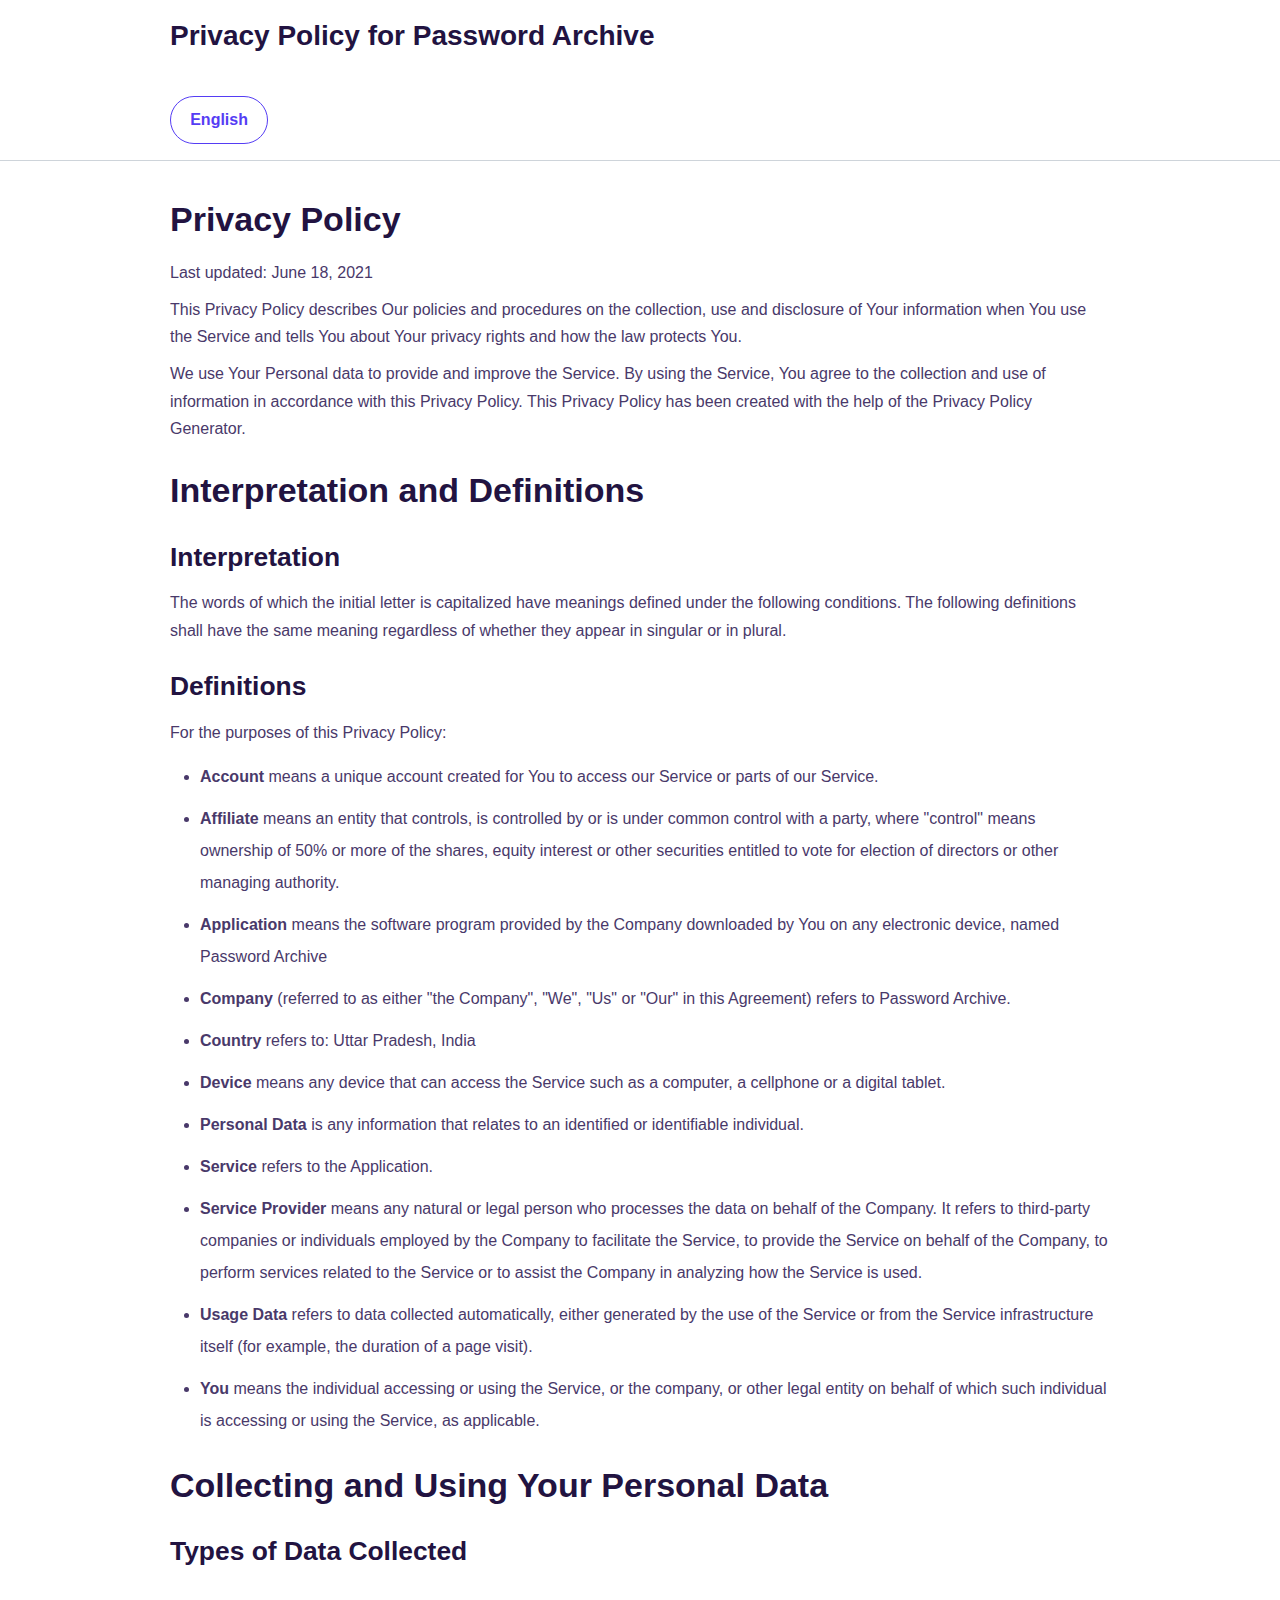
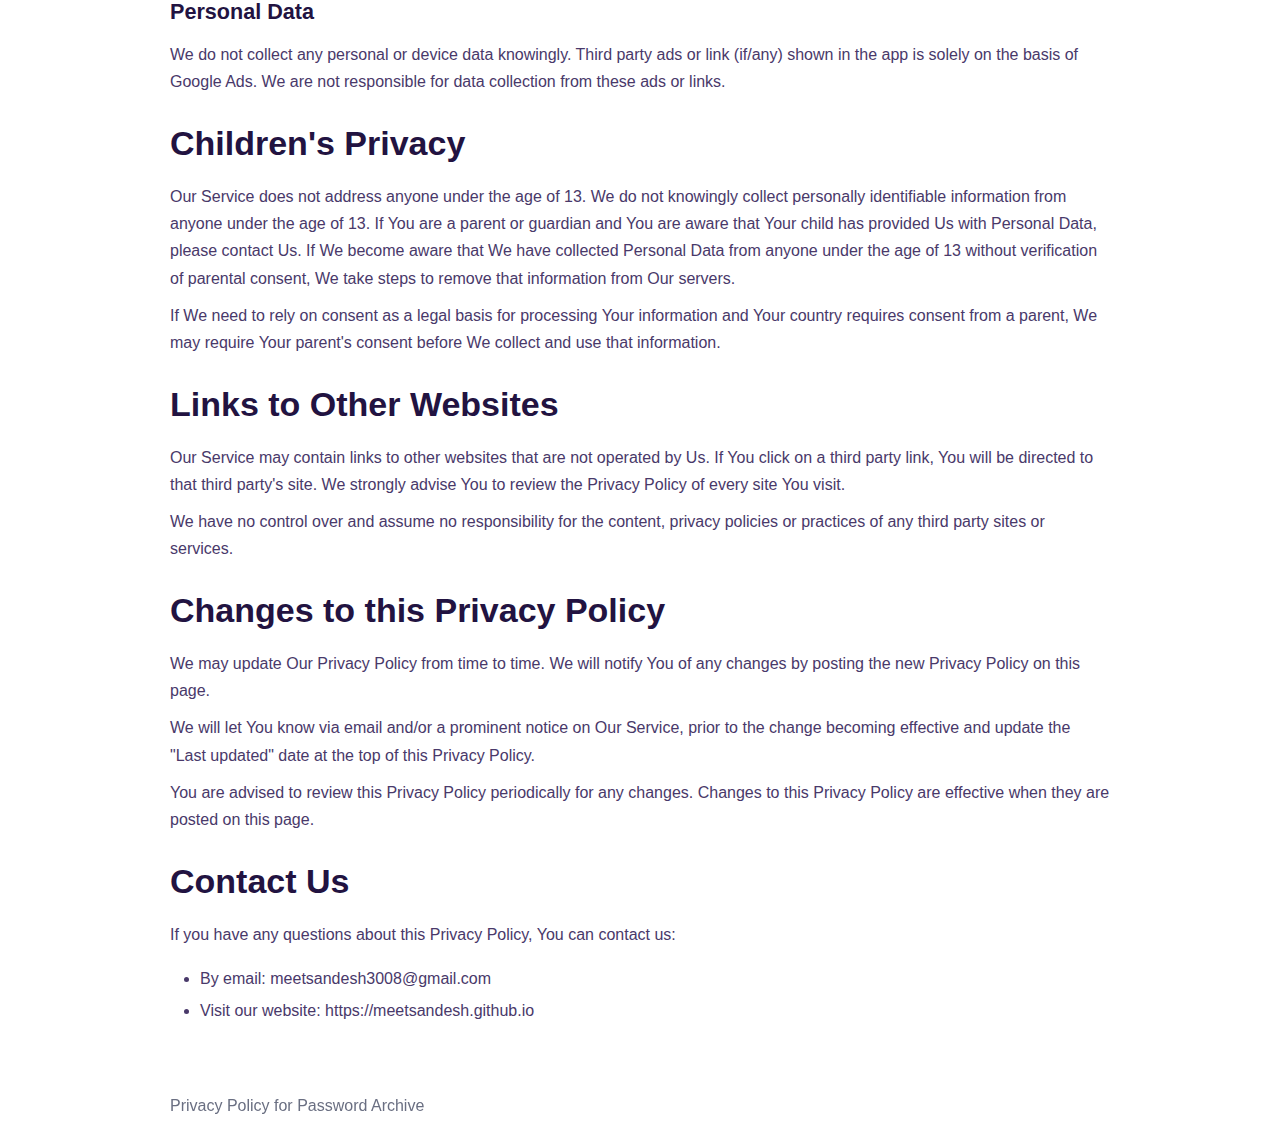
<file: app/password_archive/en/privacy_policy.html>
<!DOCTYPE html>
<html>
<head>
    <title>Privacy Policy for Password Archive</title>
    <meta charset="utf-8">
    <meta http-equiv="X-UA-Compatible" content="IE=edge,chrome=1">
    <meta name="viewport" content="width=device-width, initial-scale=1">
    <link rel="stylesheet" type="text/css" href="https://meetsandesh.github.io/app/password_archive/css/style.css">
    <meta name="robots" content="noindex">
<body cz-shortcut-listen="true">

<div class="page">
    <input id="en" checked="checked" type="radio" name="languages">
    <header class="header">
        <div class="container">
            <span class="logo">Privacy Policy for Password Archive</span>
        </div>
    </header>
    <div class="subnav">
        <div class="container">
            <input class="menu-btn" type="checkbox" id="menu-btn">
            <label class="menu-icon" for="menu-btn"><span class="navicon"></span> <span class="label-name">Languages</span></label>
            <ul class="menu">
                <li class="en language_label active" label-language="en">
                    <label for="en">English</label>
                </li>
            </ul>

        </div>
    </div>


    <section>
        <div class="en section_container active" section-language="en">
            <div id="md_en" data-target="out_en" class="agreement_md"><h1>Privacy Policy</h1>
                <p>Last updated: June 18, 2021</p>
                <p>This Privacy Policy describes Our policies and procedures on the collection, use and disclosure of Your information when You use the Service and tells You about Your privacy rights and how the law protects You.</p>
                <p>We use Your Personal data to provide and improve the Service. By using the Service, You agree to the collection and use of information in accordance with this Privacy Policy. This Privacy Policy has been created with the help of the <a href="https://www.freeprivacypolicy.com/free-privacy-policy-generator/" target="_blank">Privacy Policy Generator</a>.</p>
                <h1>Interpretation and Definitions</h1>
                <h2>Interpretation</h2>
                <p>The words of which the initial letter is capitalized have meanings defined under the following conditions. The following definitions shall have the same meaning regardless of whether they appear in singular or in plural.</p>
                <h2>Definitions</h2>
                <p>For the purposes of this Privacy Policy:</p>
                <ul>
                    <li>
                        <p><strong>Account</strong> means a unique account created for You to access our Service or parts of our Service.</p>
                    </li>
                    <li>
                        <p><strong>Affiliate</strong> means an entity that controls, is controlled by or is under common control with a party, where "control" means ownership of 50% or more of the shares, equity interest or other securities entitled to vote for election of directors or other managing authority.</p>
                    </li>
                    <li>
                        <p><strong>Application</strong> means the software program provided by the Company downloaded by You on any electronic device, named Password Archive</p>
                    </li>
                    <li>
                        <p><strong>Company</strong> (referred to as either "the Company", "We", "Us" or "Our" in this Agreement) refers to Password Archive.</p>
                    </li>
                    <li>
                        <p><strong>Country</strong> refers to: Uttar Pradesh, India</p>
                    </li>
                    <li>
                        <p><strong>Device</strong> means any device that can access the Service such as a computer, a cellphone or a digital tablet.</p>
                    </li>
                    <li>
                        <p><strong>Personal Data</strong> is any information that relates to an identified or identifiable individual.</p>
                    </li>
                    <li>
                        <p><strong>Service</strong> refers to the Application.</p>
                    </li>
                    <li>
                        <p><strong>Service Provider</strong> means any natural or legal person who processes the data on behalf of the Company. It refers to third-party companies or individuals employed by the Company to facilitate the Service, to provide the Service on behalf of the Company, to perform services related to the Service or to assist the Company in analyzing how the Service is used.</p>
                    </li>
                    <li>
                        <p><strong>Usage Data</strong> refers to data collected automatically, either generated by the use of the Service or from the Service infrastructure itself (for example, the duration of a page visit).</p>
                    </li>
                    <li>
                        <p><strong>You</strong> means the individual accessing or using the Service, or the company, or other legal entity on behalf of which such individual is accessing or using the Service, as applicable.</p>
                    </li>
                </ul>
                <h1>Collecting and Using Your Personal Data</h1>
                <h2>Types of Data Collected</h2>
                <h3>Personal Data</h3>
                <p>We do not collect any personal or device data knowingly. Third party ads or link (if/any) shown in the app is solely on the basis of Google Ads. We are not responsible for data collection from these ads or links.</p>
                <h1>Children's Privacy</h1>
                <p>Our Service does not address anyone under the age of 13. We do not knowingly collect personally identifiable information from anyone under the age of 13. If You are a parent or guardian and You are aware that Your child has provided Us with Personal Data, please contact Us. If We become aware that We have collected Personal Data from anyone under the age of 13 without verification of parental consent, We take steps to remove that information from Our servers.</p>
                <p>If We need to rely on consent as a legal basis for processing Your information and Your country requires consent from a parent, We may require Your parent's consent before We collect and use that information.</p>
                <h1>Links to Other Websites</h1>
                <p>Our Service may contain links to other websites that are not operated by Us. If You click on a third party link, You will be directed to that third party's site. We strongly advise You to review the Privacy Policy of every site You visit.</p>
                <p>We have no control over and assume no responsibility for the content, privacy policies or practices of any third party sites or services.</p>
                <h1>Changes to this Privacy Policy</h1>
                <p>We may update Our Privacy Policy from time to time. We will notify You of any changes by posting the new Privacy Policy on this page.</p>
                <p>We will let You know via email and/or a prominent notice on Our Service, prior to the change becoming effective and update the "Last updated" date at the top of this Privacy Policy.</p>
                <p>You are advised to review this Privacy Policy periodically for any changes. Changes to this Privacy Policy are effective when they are posted on this page.</p>
                <h1>Contact Us</h1>
                <p>If you have any questions about this Privacy Policy, You can contact us:</p>
                <ul>
                    <li>By email: <a href="mailto:meetsandesh3008@gmail.com">meetsandesh3008@gmail.com</a></li>
                    <li>Visit our website: <a href="https://meetsandesh.github.io">https://meetsandesh.github.io</a></li>
                </ul>
            </div>
            <div id="out_en" class="agreement_output"></div>
        </div>
    </section>


    <footer>
        <div class="container">
            Privacy Policy for Password Archive
        </div>
    </footer>

</div>
<script type="text/javascript" src="https://meetsandesh.github.io/assets/plugins/jquery-1.11.3.min.js"></script>
<script>
    $(document).ready(function () {
        let language_label = $('.language_label');
        // Language selection function
        function selectLanguage(language) {
            language_label.removeClass('active');
            $('.section_container').removeClass('active');

            $(".language_label[label-language='" + language +"']").addClass('active');
            $(".section_container[section-language='" + language +"']").addClass('active');

            $("html, body").animate({scrollTop: 0}, "slow");
        }
        selectLanguage('en');

        $('.language_label').click(function () {
            var labelLanguage = $(this).attr('label-language');
            window.location.href = "https://meetsandesh.github.io/app/password_archive/"+labelLanguage+"/privacy_policy.html"
        });
    });
</script>
</body>
</html>
</file>
<file: assets/demo/demo.css>
.demo-banner{background:#38AEEA}a.demo-btn-on-bg,.demo-btn-on-bg{background:rgba(0,0,0,0.2);color:#fff;border:none}a.demo-btn-on-bg:hover,a.demo-btn-on-bg:focus,a.demo-btn-on-bg:active,.demo-btn-on-bg:hover,.demo-btn-on-bg:focus,.demo-btn-on-bg:active{background:rgba(0,0,0,0.4);border-color:transparent;border:none}body{overflow-x:hidden}.config-trigger{position:absolute;top:30px;left:-36px;width:36px;height:36px;background:#222;color:#fff;text-align:center;border-radius:4px;border-top-right-radius:0;border-bottom-right-radius:0;text-decoration:none}.config-trigger:hover{background:#000;text-decoration:none}.config-trigger:hover .fa-cog{color:#fff}.config-trigger .fa-cog{font-size:1.25rem;display:block;color:#fff}.config-panel{position:absolute;top:160px;right:-170px;z-index:30;width:170px}.config-panel .panel-inner{position:relative;background:#222;color:#fff;padding:15px;border-top-left-radius:4px;border-top-right-radius:4px;border-top-right-radius:0;border-bottom-right-radius:0}.config-panel .panel-title{font-weight:600;margin-bottom:15px;font-size:14px;text-transform:uppercase}.config-panel label{color:#fff}.config-panel #color-options{margin-bottom:0px}.config-panel #color-options li a{display:block;width:28px;height:20px;border:2px solid transparent}.config-panel #color-options li a:hover{-webkit-opacity:.9;-moz-opacity:.9;opacity:.9;border:2px solid rgba(255,255,255,0.8)}.config-panel #color-options li.active a{border:2px solid #fff}.config-panel #color-options li.theme-1 a{background:#F35200}.config-panel #color-options li.theme-2 a{background-color:#1491FF}.config-panel #color-options li.theme-3 a{background-color:#CD00D2}.config-panel #color-options li.theme-4 a{background-color:#1BBBDD}.config-panel #color-options li.theme-5 a{background-color:#328998}.config-panel #color-options li.theme-6 a{background-color:#59578E}.config-panel .close{position:absolute;right:5px;top:5px;color:#fff}.config-panel .close .fa{color:#fff}
</file>
